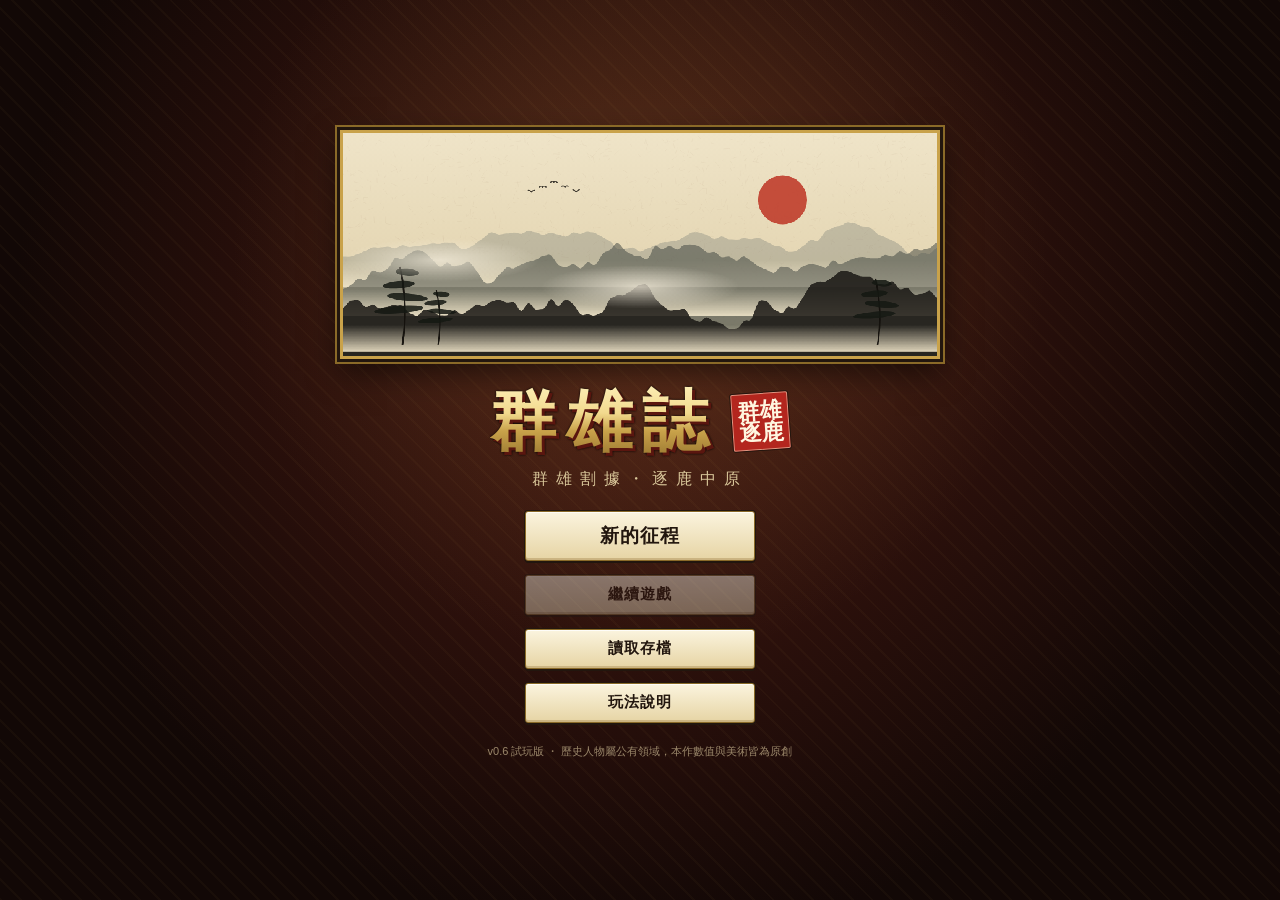
<file: index.html>
<!DOCTYPE html>
<html lang="zh-Hant">
<head>
<meta charset="utf-8">
<meta name="viewport" content="width=device-width, initial-scale=1, viewport-fit=cover, user-scalable=no">
<meta name="theme-color" content="#2b2118">
<meta name="description" content="群雄誌：網頁版水墨風三國群雄策略遊戲">
<title>群雄誌</title>
<link rel="icon" href="data:image/svg+xml,%3Csvg xmlns='http://www.w3.org/2000/svg' viewBox='0 0 16 16' shape-rendering='crispEdges'%3E%3Crect width='16' height='16' fill='%232b2118'/%3E%3Crect x='3' y='3' width='10' height='10' fill='%23b8322a'/%3E%3Crect x='5' y='5' width='6' height='6' fill='%23e8d9b0'/%3E%3C/svg%3E">
<link rel="stylesheet" href="css/style.css">
</head>
<body>
<div id="app">
  <!-- 標題 -->
  <section id="screen-title" class="screen active">
    <div class="title-box">
      <canvas id="title-art" width="960" height="360"></canvas>
      <div class="title-row"><h1 class="game-title">群雄誌</h1><span class="seal title-seal">群雄<br>逐鹿</span></div>
      <p class="subtitle">群雄割據・逐鹿中原</p>
      <div class="menu">
        <button class="btn big" data-act="new">新的征程</button>
        <button class="btn" data-act="continue" id="btn-continue">繼續遊戲</button>
        <button class="btn" data-act="load">讀取存檔</button>
        <button class="btn" data-act="help">玩法說明</button>
      </div>
      <p class="tiny">v0.6 試玩版 ・ 歷史人物屬公有領域，本作數值與美術皆為原創</p>
    </div>
  </section>

  <!-- 選擇勢力 -->
  <section id="screen-select" class="screen">
    <header class="sel-head"><button class="btn small" data-act="back">返回</button><h2 id="sel-title">西元 190 年・選擇君主</h2></header>
    <div id="scn-list" class="scn-list"></div>
    <div id="sel-opts" class="sel-opts"></div>
    <div id="faction-list" class="faction-list"></div>
  </section>

  <!-- 主遊戲 -->
  <section id="screen-game" class="screen">
    <header id="topbar">
      <div class="tb-date" id="tb-date"></div>
      <div class="tb-fac" id="tb-fac"></div>
      <div class="tb-res"><span title="金"><i class="res">金</i><b id="tb-gold"></b></span><span title="糧"><i class="res">糧</i><b id="tb-food"></b></span><span title="軍令"><i class="res">令</i><b id="tb-orders"></b></span></div>
      <button class="btn small" id="btn-menu" aria-label="選單"><span class="lbl">選單</span><span class="ico">☰</span></button>
    </header>
    <div id="main">
      <div id="mapwrap">
        <canvas id="map" width="1280" height="720"></canvas>
        <div id="maplabels"></div>
        <div id="pickbar" class="mapui hidden"><span id="pick-title"></span><button class="btn small" data-mz="cancel">取消</button></div>
        <div id="followbar" class="mapui hidden"><span id="follow-title"></span><button class="btn small" data-mz="unfollow">✕</button></div>
        <div class="hudleft mapui"><div id="coalition-banner" class="hidden"></div><button class="btn small" id="intel-btn" data-mz="intel">軍情</button><div id="intel" class="hidden"></div></div>
        <div class="mapfx mapui"><button class="btn small" data-mz="follow" title="跟拍：鏡頭跟著下一支即將交戰的部隊">跟拍</button><button class="btn small" data-mz="night" title="晝夜切換">☾</button></div>
        <div class="mapctl mapui"><button class="btn" data-mz="in" aria-label="放大">＋</button><button class="btn" data-mz="out" aria-label="縮小">－</button><button class="btn" data-mz="home" aria-label="回到選取處">⌖</button></div>
        <div id="timeline" class="mapui"></div>
        <div id="maptip" class="hidden"></div>
      </div>
      <aside id="sheet"><div id="sheet-handle" role="button" aria-label="展開或收合資訊面板"><i></i><span id="sheet-hint"></span></div><div id="panel"></div></aside>
    </div>
    <nav id="bottombar">
      <button class="btn" data-act="generals">武將</button>
      <button class="btn" data-act="diplomacy">外交</button>
      <button class="btn" data-act="log">紀錄</button>
      <button class="btn" data-act="story">史冊</button>
      <button class="btn red" data-act="endturn" id="btn-end">結束本月 ▶</button>
    </nav>
  </section>

  <!-- 戰鬥 -->
  <section id="screen-battle" class="screen">
    <header class="battle-head">
      <div id="bt-title"></div>
      <div id="bt-round"></div>
    </header>
    <div id="bfscroll"><div id="bfwrap">
      <canvas id="bf" width="1488" height="888"></canvas>
      <div id="bf-overlay"></div>
    </div></div>
    <div id="bt-side"><div id="bt-info"></div><div id="bt-log"></div></div>
    <div id="bt-cmds"></div>
  </section>

  <div id="modal" class="hidden"><div class="modal-box" id="modal-box"></div></div>
  <div id="toast"></div>
</div>
<script type="module" src="js/main.js"></script>
</body>
</html>
</file>
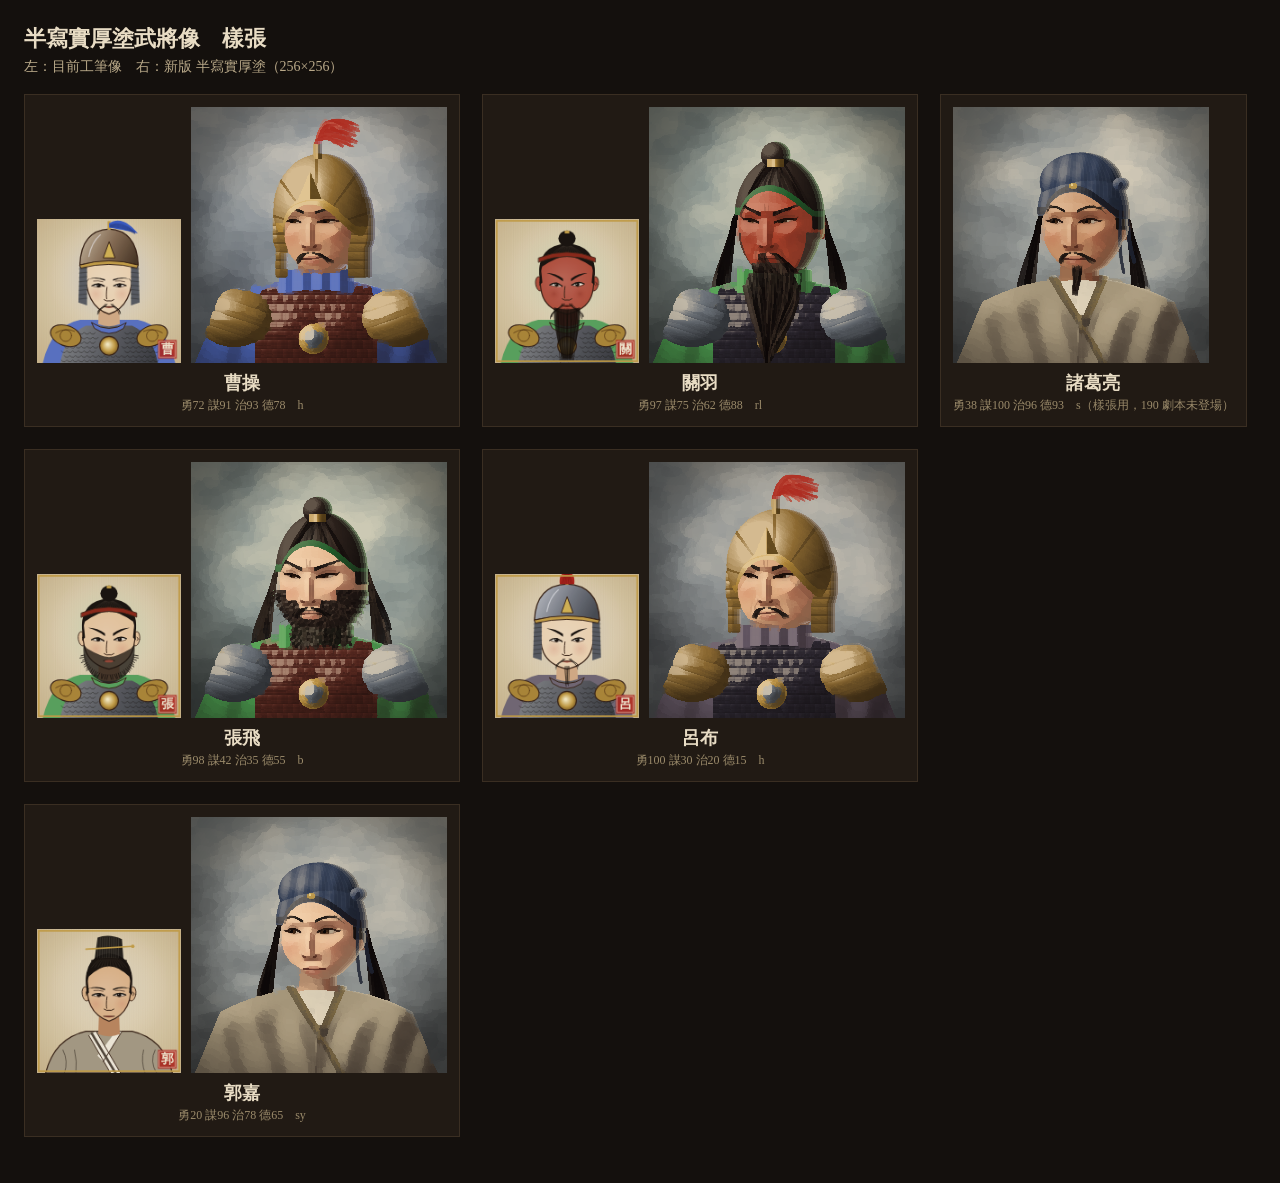
<file: portraits.html>
<!doctype html><html lang="zh-Hant"><head><meta charset="utf-8"><title>群雄誌｜像素厚塗武將像樣張</title>
<style>
body{background:#14100d;color:#e8dcc4;font-family:"Noto Serif TC",serif;margin:0;padding:24px}
h1{font-size:22px;margin:0 0 4px} p{margin:0 0 18px;color:#b8a888;font-size:14px}
.grid{display:flex;flex-wrap:wrap;gap:22px}
.card{background:#211a14;border:1px solid #3a2e22;padding:12px;text-align:center}
.card .pair{display:flex;gap:10px;align-items:flex-end}
.card canvas,.card img{width:256px;height:256px;display:block}
.card .old{width:144px;height:144px;image-rendering:auto;opacity:.95}
.card b{display:block;margin-top:8px;font-size:18px} .card span{font-size:12px;color:#9a8a6a}
.lbl{font-size:12px;color:#8a7a5a;margin-top:2px}
.small{display:flex;flex-wrap:wrap;gap:8px;margin-top:22px}
.small canvas{width:96px;height:96px;image-rendering:pixelated}
</style></head><body>
<h1>半寫實厚塗武將像　樣張</h1><p>左：目前工筆像　右：新版 半寫實厚塗（256×256）</p>
<div class="grid" id="grid"></div>
<div class="small" id="all"></div>
<script type="module">
import { GENERALS } from './js/data.js';
import { facColor, facDark } from './js/art.js';
import { drawPortrait } from './js/portrait.js';
import { drawPaintPortrait as drawPxPortrait } from './js/paintportrait.js';
const extra = { 諸葛亮: { id: 9001, name: '諸葛亮', faction: 'liu', str: 38, int: 100, pol: 95, cha: 92, pers: '忠義', look: 'sfw' } };
const names = (new URLSearchParams(location.search).get('n') || '曹操,關羽,諸葛亮,張飛,呂布,郭嘉').split(',');
const grid = document.getElementById('grid');
for (const n of names) {
  const g = GENERALS.find(x => x.name === n) || extra[n]; if (!g) continue;
  const col = facColor(g.faction), dk = facDark(g.faction);
  const d = document.createElement('div'); d.className = 'card';
  const pair = document.createElement('div'); pair.className = 'pair';
  if (!extra[n]) { const o = drawPortrait(g, col, dk); o.className = 'old'; pair.append(o); }
  pair.append(drawPxPortrait(g, col, dk));
  d.append(pair);
  d.insertAdjacentHTML('beforeend', `<b>${g.name}</b><span>勇${g.str} 謀${g.int} 治${g.pol} 德${g.cha}　${g.look || ''}${extra[n] ? '（樣張用，190 劇本未登場）' : ''}</span>`);
  grid.append(d);
}
if (location.search.includes('all')) { const a = document.getElementById('all'); for (const g of GENERALS) a.append(drawPxPortrait(g, facColor(g.faction), facDark(g.faction))); }
document.title += ' ✓';
</script></body></html>
</file>
<file: css/style.css>
/* 像素群雄誌・視覺系統：漆木、鎏金、宣紙、朱印 */
:root {
  --ink: #22160e;
  --ink2: #4a3826;
  --lacquer: #3a1410;
  --lacquer2: #5c2018;
  --lacquer3: #7a2c1e;
  --gold: #c9a24a;
  --gold-hi: #f2da8e;
  --gold-lo: #8a6a28;
  --paper: #efe3c2;
  --paper2: #f7efd8;
  --paper3: #d9c79a;
  --cinnabar: #b3261e;
  --jade: #3d7a5a;
  --red: var(--cinnabar);
  --green: #4a8a4e;
  --serif: "Noto Serif TC", "Songti TC", "STSong", "PMingLiU", "MingLiU", "Source Han Serif TC", serif;
  --font: "Noto Sans TC", "PingFang TC", "Microsoft JhengHei", "Heiti TC", sans-serif;
  --paper-tex:
    radial-gradient(ellipse at 30% 20%, rgba(255,255,255,.35), transparent 60%),
    radial-gradient(ellipse at 80% 90%, rgba(120,80,30,.12), transparent 55%),
    repeating-linear-gradient(97deg, rgba(120,90,40,.035) 0 2px, transparent 2px 7px),
    repeating-linear-gradient(7deg, rgba(120,90,40,.03) 0 1px, transparent 1px 5px);
  --wood:
    repeating-linear-gradient(90deg, rgba(0,0,0,.08) 0 1px, transparent 1px 9px),
    linear-gradient(180deg, #5c2018 0%, #3a1410 55%, #2a0e0a 100%);
}
* { box-sizing: border-box; -webkit-tap-highlight-color: transparent; }
html, body { margin: 0; height: 100%; background: #120806; color: var(--ink); font-family: var(--font); overscroll-behavior: none; }
body { -webkit-user-select: none; user-select: none; touch-action: manipulation; }
canvas { image-rendering: pixelated; image-rendering: crisp-edges; display: block; }
img.px { image-rendering: auto; }
#bf, #map { image-rendering: auto; }
.hidden { display: none !important; }

#app { height: 100dvh; width: 100%; max-width: 1440px; margin: 0 auto; position: relative; overflow: hidden; background: #120806; }
.screen { display: none; height: 100%; flex-direction: column; }
.screen.active { display: flex; }

/* ---------- 共用框 ---------- */
.frame, .pixbox {
  background: var(--paper-tex), var(--paper);
  border: 2px solid var(--gold);
  box-shadow: 0 0 0 2px var(--ink), inset 0 0 0 2px var(--ink), inset 0 0 0 4px rgba(201,162,74,.45), 0 6px 14px rgba(0,0,0,.45);
}
.seal {
  display: inline-flex; align-items: center; justify-content: center; font-family: var(--serif); font-weight: 900;
  width: 1.5em; height: 1.5em; line-height: 1; color: #fff6e0; background: var(--cinnabar); border-radius: 2px;
  box-shadow: inset 0 0 0 1px rgba(255,240,210,.55), 0 0 0 1px var(--ink);
}

/* ---------- 按鈕：漆木牌 ---------- */
.btn {
  font-family: var(--serif); font-weight: 700; font-size: 15px; letter-spacing: 1px; color: var(--ink);
  background: linear-gradient(180deg, #fbf4de, #e6d4a4); border: 1px solid var(--gold-lo);
  padding: 8px 14px; min-height: 40px; cursor: pointer; position: relative; margin: 3px; border-radius: 3px;
  box-shadow: 0 0 0 1px var(--ink), inset 0 1px 0 rgba(255,255,255,.8), inset 0 -2px 0 rgba(120,80,20,.25), 0 2px 0 var(--ink);
}
.btn:hover:not(:disabled) { filter: brightness(1.06); }
.btn:active:not(:disabled) { transform: translateY(2px); box-shadow: 0 0 0 1px var(--ink), inset 0 2px 3px rgba(0,0,0,.25); }
.btn:disabled { opacity: .42; cursor: default; filter: grayscale(.4); }
.btn.red {
  color: var(--gold-hi); background: linear-gradient(180deg, #8c2a1e, #5a160f); border-color: var(--gold);
  text-shadow: 0 1px 0 #000; box-shadow: 0 0 0 1px var(--ink), inset 0 1px 0 rgba(255,200,150,.35), inset 0 0 0 2px rgba(201,162,74,.25), 0 2px 0 var(--ink);
}
.btn.gold { background: linear-gradient(180deg, var(--gold-hi), var(--gold)); color: var(--ink); }
.btn.small { font-size: 13px; padding: 4px 9px; min-height: 32px; }
.btn.big { font-size: 19px; padding: 11px 22px; }
.btn.sel { background: linear-gradient(180deg, var(--gold-hi), var(--gold)); }

/* ---------- 標題 ---------- */
#screen-title {
  align-items: center; justify-content: center;
  background:
    radial-gradient(circle at 50% 28%, rgba(201,162,74,.18), transparent 45%),
    repeating-linear-gradient(45deg, rgba(201,162,74,.04) 0 2px, transparent 2px 14px),
    radial-gradient(circle at 50% 35%, #4a1a12, #120806 72%);
}
.title-box { width: min(600px, 94vw); text-align: center; }
#title-art { width: 100%; height: auto; border: 3px solid var(--gold); box-shadow: 0 0 0 3px var(--ink), 0 0 0 5px var(--gold-lo), 0 12px 30px rgba(0,0,0,.6); }
.title-row { display: flex; align-items: center; justify-content: center; gap: 14px; margin: 18px 0 2px; }
.game-title {
  font-family: var(--serif); font-weight: 900; font-size: clamp(38px, 10vw, 66px); margin: 0; letter-spacing: 10px;
  background: linear-gradient(180deg, #fff3c0 0%, #f2da8e 40%, #c9a24a 60%, #8a6a28 100%); -webkit-background-clip: text; background-clip: text; color: transparent;
  filter: drop-shadow(3px 3px 0 #5a160f) drop-shadow(0 0 1px #000);
}
.title-seal { font-size: clamp(16px, 3.6vw, 22px); width: 2.6em; height: 2.6em; flex-wrap: wrap; letter-spacing: 0; transform: rotate(-4deg); }
.subtitle { color: var(--paper3); letter-spacing: 8px; margin: 2px 0 18px; font-family: var(--serif); }
.menu { display: flex; flex-direction: column; align-items: center; gap: 8px; }
.menu .btn { width: 230px; }
.tiny { color: #9a876a; font-size: 11px; margin-top: 18px; }

/* ---------- 選擇勢力 ---------- */
#screen-select { background: radial-gradient(circle at 50% 0%, #4a1a12, #120806 70%); }
.sel-head { display: flex; align-items: center; gap: 12px; padding: 12px 14px; color: var(--gold-hi); background: var(--wood); border-bottom: 2px solid var(--gold); }
.sel-head h2 { margin: 0; font-size: 20px; font-family: var(--serif); letter-spacing: 3px; }
.faction-list { flex: 1; min-height: 0; overflow-y: auto; display: grid; grid-auto-rows: max-content; grid-template-columns: repeat(auto-fill, minmax(280px, 1fr)); gap: 16px; padding: 16px; align-content: start; }
.fcard { display: flex; gap: 12px; padding: 12px; cursor: pointer; text-align: left; transition: transform .12s; position: relative; overflow: hidden; }
.fcard::before { content: ""; position: absolute; left: 0; top: 0; bottom: 0; width: 6px; background: var(--fc, var(--gold)); }
.fcard:hover { transform: translateY(-2px); }
.fcard img { width: 72px; height: 72px; flex: none; border: 2px solid var(--gold); box-shadow: 0 0 0 1px var(--ink); }
.fcard h3 { margin: 0 0 4px; font-size: 20px; display: flex; align-items: center; gap: 6px; font-family: var(--serif); }
.fcard .sw { width: 12px; height: 12px; display: inline-block; box-shadow: 0 0 0 1px var(--ink); }
.fcard p { margin: 2px 0; font-size: 13px; }
.diff { font-size: 11px; padding: 2px 6px; background: var(--ink); color: var(--gold-hi); font-family: var(--font); letter-spacing: 1px; }

/* ---------- 主畫面 ---------- */
#screen-game { background: #120806; }
#topbar {
  display: flex; align-items: center; gap: 10px; padding: 6px 10px; background: var(--wood); color: var(--paper);
  font-size: 14px; flex-wrap: wrap; border-bottom: 2px solid var(--gold); box-shadow: 0 2px 0 var(--ink); position: relative; z-index: 3;
}
.tb-date { font-family: var(--serif); font-weight: 900; color: var(--gold-hi); font-size: 17px; letter-spacing: 2px; }
.tb-fac { display: flex; align-items: center; gap: 6px; }
.tb-res { display: flex; gap: 6px; margin-left: auto; }
.tb-res span { background: rgba(0,0,0,.35); border: 1px solid var(--gold-lo); padding: 2px 8px; border-radius: 10px; white-space: nowrap; }
#topbar b { color: var(--gold-hi); margin-left: 3px; }
#main { flex: 1; display: flex; flex-direction: column; overflow: hidden; min-height: 0; }
#mapwrap { position: relative; width: 100%; flex: 1; min-height: 0; overflow: hidden; touch-action: none; cursor: grab; user-select: none; -webkit-user-select: none; background: #d9caa4; border-bottom: 2px solid var(--gold); box-shadow: inset 0 0 0 2px var(--ink); }
#mapwrap:active { cursor: grabbing; }
#map { position: absolute; inset: 0; width: 100%; height: 100%; }
#maplabels { position: absolute; inset: 0; pointer-events: none; overflow: hidden; }
.alabel { position: absolute; transform: translate(-50%, -100%); font-size: 10px; line-height: 1; padding: 1px 4px; white-space: nowrap; background: rgba(30,20,12,.78); color: #f3e6c4; border-radius: 1px; font-family: var(--serif); }
.alabel.mine { background: rgba(140,32,24,.85); }
.mapctl { position: absolute; right: 8px; bottom: 8px; display: flex; flex-direction: column; gap: 5px; z-index: 3; }
.mapctl .btn { width: 36px; height: 36px; padding: 0; font-size: 18px; line-height: 1; }
#pickbar { position: absolute; left: 50%; top: 8px; transform: translateX(-50%); z-index: 4; display: flex; gap: 8px; align-items: center; white-space: nowrap;
  background: linear-gradient(180deg, #8c2a1e, #5a160f); color: var(--gold-hi); padding: 5px 6px 5px 12px; border: 1px solid var(--gold); box-shadow: 0 0 0 1px var(--ink), 0 2px 6px rgba(0,0,0,.4); font-family: var(--serif); font-size: 14px; }
#pickbar.hidden { display: none; }
.clabel.pick { border-color: var(--cinnabar); background: #fff3dc; }
.clabel.k-pass, .clabel.k-port { font-size: 10px; padding: 1px 4px; background: rgba(236,226,200,.82); font-weight: 600; }
body.marching #panel { opacity: .75; }
.clabel {
  position: absolute; transform: translate(-50%, 0); font-size: 11px; line-height: 1; padding: 2px 5px 2px 2px; white-space: nowrap;
  background: rgba(246,238,218,.9); color: var(--ink); border: 1px solid rgba(40,28,18,.55); border-radius: 1px;
  font-family: var(--serif); font-weight: 700; z-index: 2; display: flex; align-items: center; gap: 3px; box-shadow: 0 1px 2px rgba(40,20,10,.35);
}
.clabel i { font-style: normal; display: inline-flex; width: 1.25em; height: 1.25em; align-items: center; justify-content: center; font-size: .85em; color: #fff; border-radius: 1px; box-shadow: inset 0 0 0 1px rgba(255,240,210,.35); }
.clabel.mine { border-color: var(--cinnabar); box-shadow: 0 0 0 1px rgba(179,38,30,.5), 0 1px 2px rgba(40,20,10,.35); }
.clabel.sel { background: #fff8e4; outline: 2px solid var(--cinnabar); outline-offset: 1px; }
#coalition-banner {
  align-self: flex-start; background: linear-gradient(180deg, #8c2a1e, #5a160f); color: var(--gold-hi); font-size: 12px; padding: 4px 9px;
  border: 1px solid var(--gold); box-shadow: 0 0 0 1px var(--ink); font-family: var(--serif); letter-spacing: 1px;
}
#panel { flex: 1; overflow-y: auto; padding: 12px; background: var(--paper-tex), var(--paper); min-height: 0; border-left: 2px solid var(--gold); box-shadow: inset 2px 0 0 var(--ink); }
#bottombar { display: flex; gap: 4px; padding: 6px 6px calc(6px + env(safe-area-inset-bottom)); background: var(--wood); border-top: 2px solid var(--gold); }
#bottombar .btn { flex: 1; padding: 8px 4px; }
#bottombar .btn.red { flex: 1.6; }

@media (orientation: landscape) and (min-width: 700px) {
  #main { flex-direction: row; }
  #mapwrap { flex: 1; width: auto; height: auto; align-self: stretch; border-bottom: 0; }
  #sheet { width: 320px; flex: none; display: flex; flex-direction: column; min-height: 0; }
  #sheet-handle { display: none; }
}
#btn-menu .ico { display: none; }

/* ---------- 面板 ---------- */
.ph { display: flex; align-items: center; gap: 8px; margin-bottom: 8px; flex-wrap: wrap; padding-bottom: 6px; border-bottom: 2px solid var(--ink); position: relative; }
.ph::after { content: ""; position: absolute; left: 0; right: 0; bottom: -5px; height: 1px; background: var(--gold); }
.ph h2 { margin: 0; font-size: 24px; font-family: var(--serif); letter-spacing: 3px; }
.tag { font-size: 12px; padding: 2px 7px; color: #fff; border-radius: 2px; box-shadow: 0 0 0 1px var(--ink); font-family: var(--serif); font-weight: 700; }
.stats { display: grid; grid-template-columns: auto 1fr auto; gap: 5px 8px; font-size: 13px; align-items: center; margin: 8px 0; }
.stats > span:nth-child(3n+1) { font-family: var(--serif); font-weight: 700; }
.bar { height: 9px; background: #cdbb8c; box-shadow: 0 0 0 1px var(--ink), inset 0 1px 2px rgba(0,0,0,.25); position: relative; border-radius: 1px; }
.bar > i { position: absolute; left: 0; top: 0; bottom: 0; background: linear-gradient(180deg, #7ab86a, #3d7a3e); }
.bar.red > i { background: linear-gradient(180deg, #e0604a, #9a2018); }
.bar.gold > i { background: linear-gradient(180deg, #f2da8e, #b08a30); }
.bar.blue > i { background: linear-gradient(180deg, #6a8ad8, #2f4a9a); }
.sec { margin: 14px 0 6px; font-size: 15px; font-weight: 900; font-family: var(--serif); letter-spacing: 2px; display: flex; align-items: center; gap: 6px; }
.sec::before { content: ""; width: 8px; height: 8px; background: var(--cinnabar); transform: rotate(45deg); box-shadow: 0 0 0 1px var(--ink); }
.sec::after { content: ""; flex: 1; height: 1px; background: linear-gradient(90deg, var(--ink2), transparent); }
.glist { display: flex; flex-direction: column; gap: 5px; }
.grow {
  display: flex; align-items: center; gap: 8px; padding: 4px; background: linear-gradient(90deg, var(--paper2), rgba(247,239,216,.6));
  border: 1px solid var(--paper3); font-size: 13px; cursor: pointer; border-radius: 2px;
}
.grow:hover { border-color: var(--gold); }
.grow img { width: 40px; height: 40px; border: 1px solid var(--gold-lo); box-shadow: 0 0 0 1px var(--ink); }
.grow .nm { font-weight: 900; min-width: 3.5em; font-family: var(--serif); font-size: 14px; }
.grow .st { display: flex; gap: 6px; flex-wrap: wrap; color: var(--ink2); }
.grow .done { margin-left: auto; font-size: 11px; color: #8a7a5a; }
.grow.sel { background: linear-gradient(90deg, var(--gold-hi), #f6e6b0); border-color: var(--gold-lo); }
.grow.dis { opacity: .5; }
.actions { display: grid; grid-template-columns: repeat(3, 1fr); gap: 2px; margin-top: 8px; }
.actions .btn { font-size: 15px; padding: 7px 2px; }
.muted { color: #7a6a4a; font-size: 12px; }
.note { font-size: 13px; line-height: 1.55; background: rgba(255,250,235,.7); padding: 8px 10px; margin: 8px 0; border-left: 3px solid var(--cinnabar); box-shadow: 0 0 0 1px var(--paper3); }

/* ---------- 對話框：卷軸 ---------- */
#modal { position: absolute; inset: 0; background: rgba(10,4,2,.66); display: flex; align-items: center; justify-content: center; z-index: 50; padding: 12px; backdrop-filter: blur(1.5px); }
.modal-box {
  width: min(580px, 100%); max-height: 92%; overflow-y: auto; padding: 18px 16px 14px; position: relative;
  background: var(--paper-tex), var(--paper);
  border: 2px solid var(--gold);
  box-shadow: 0 0 0 3px var(--ink), 0 0 0 7px var(--lacquer2), 0 0 0 8px var(--gold-lo), inset 0 0 0 2px var(--ink), inset 0 0 30px rgba(140,100,40,.18), 0 20px 40px rgba(0,0,0,.6);
  animation: scroll-in .22s ease-out;
}
@keyframes scroll-in { from { transform: scaleY(.86); opacity: 0; } }
.modal-box h3 { margin: 0 0 10px; font-size: 21px; font-family: var(--serif); letter-spacing: 3px; padding-bottom: 6px; border-bottom: 2px solid var(--ink); }
.modal-box .row { display: flex; gap: 6px; flex-wrap: wrap; align-items: center; margin: 6px 0; }
.modal-box .foot { display: flex; justify-content: flex-end; flex-wrap: wrap; gap: 4px; margin-top: 12px; }
.modal-box select, .modal-box input[type=range] { font-family: var(--font); font-size: 14px; accent-color: var(--cinnabar); }
.close-x { position: absolute; right: 8px; top: 8px; z-index: 2; }
.logline { font-size: 13px; padding: 4px 0; border-bottom: 1px dashed var(--paper3); }
.logline.big { color: var(--cinnabar); font-weight: bold; }
.logline.warn { color: #8a5a10; }
.logline .t { color: #8a7a5a; font-size: 11px; margin-right: 4px; }
.unitcfg { display: grid; grid-template-columns: 44px 1fr; gap: 8px; padding: 6px; background: rgba(255,250,235,.75); margin: 4px 0; border: 1px solid var(--gold-lo); }
.unitcfg img { width: 44px; height: 44px; border: 1px solid var(--gold-lo); }
.seg { display: inline-flex; }
.seg .btn { margin: 2px; padding: 4px 8px; min-height: 30px; font-size: 13px; }
.dtable { width: 100%; border-collapse: collapse; font-size: 14px; }
.dtable td, .dtable th { padding: 5px; border-bottom: 1px dashed var(--paper3); text-align: left; }
.dtable th { font-family: var(--serif); }
.captive { display: flex; gap: 12px; align-items: center; }
.captive img { width: 72px; height: 72px; border: 2px solid var(--gold); box-shadow: 0 0 0 1px var(--ink); }

#toast { position: absolute; left: 50%; bottom: 84px; transform: translateX(-50%); z-index: 80; display: flex; flex-direction: column; gap: 4px; pointer-events: none; width: min(92%, 480px); }
.toast { background: linear-gradient(180deg, rgba(58,20,16,.97), rgba(30,10,8,.97)); color: var(--paper2); padding: 9px 14px; font-size: 14px; border: 1px solid var(--gold); box-shadow: 0 0 0 1px var(--ink), 0 6px 14px rgba(0,0,0,.5); animation: tin .2s ease-out; }
@keyframes tin { from { transform: translateY(8px); opacity: 0; } }

/* ---------- 戰鬥 ---------- */
#screen-battle { background: #120806; color: var(--paper); }
.battle-head { display: flex; justify-content: space-between; padding: 7px 12px; background: var(--wood); font-size: 16px; font-family: var(--serif); font-weight: 700; border-bottom: 2px solid var(--gold); color: var(--paper2); letter-spacing: 1px; }
#bt-round { color: var(--gold-hi); }
#bfscroll { flex: none; overflow-x: auto; overflow-y: hidden; background: #2a2218; -webkit-overflow-scrolling: touch; scrollbar-width: thin; }
#bfwrap { position: relative; width: 100%; aspect-ratio: 744 / 444; box-shadow: inset 0 0 0 2px var(--ink); }
#bf { width: 100%; height: 100%; display: block; cursor: pointer; touch-action: manipulation; }
#bf-overlay { position: absolute; inset: 0; pointer-events: none; overflow: hidden; }
.dmg { position: absolute; color: #fff; font-weight: 900; font-family: var(--serif); font-size: clamp(13px, 2.4vw, 20px); text-shadow: 2px 2px 0 #5a160f, -1px -1px 0 #000; animation: up 1s ease-out forwards; white-space: nowrap; }
.dmg.fail { color: #dfe8ee; text-shadow: 2px 2px 0 #23323e, -1px -1px 0 #000; }
.dmg.info { color: var(--gold-hi); text-shadow: 2px 2px 0 #3a1410, -1px -1px 0 #000; }
@keyframes up { to { transform: translateY(-30px); opacity: 0; } }
.banner {
  position: absolute; left: 0; right: 0; top: 40%; text-align: center; font-family: var(--serif); font-weight: 900; font-size: clamp(20px, 4.4vw, 38px); letter-spacing: 8px;
  color: #f8f0dc; text-shadow: 2px 2px 0 #000; animation: bn 1.2s ease-out forwards;
  background: linear-gradient(90deg, transparent, rgba(20,14,10,.82) 22%, rgba(20,14,10,.82) 78%, transparent); padding: 6px 0;
  border-top: 1px solid rgba(201,162,74,.5); border-bottom: 1px solid rgba(201,162,74,.5);
}
@keyframes bn { 0% { transform: scaleX(1.4); opacity: 0; } 18% { transform: scaleX(1); opacity: 1; } 80% { opacity: 1; } 100% { opacity: 0; } }
#bt-side { flex: 1; display: flex; flex-direction: column; min-height: 0; overflow: hidden; }
#bt-info { padding: 6px 8px; background: var(--paper-tex), var(--paper); color: var(--ink); border-bottom: 2px solid var(--gold); }
.bt-sum { display: flex; justify-content: center; gap: 10px; font-family: var(--serif); font-size: 14px; padding-bottom: 4px; border-bottom: 1px dashed var(--paper3); margin-bottom: 5px; }
.bt-sum b { color: var(--cinnabar); }
.vsdot { color: #8a7a5a; }
.uinfo { display: grid; grid-template-columns: 52px 1fr; gap: 8px; align-items: center; }
.uinfo img, .uinfo .noface { width: 52px; height: 52px; border: 2px solid var(--gold); box-shadow: 0 0 0 1px var(--ink); border-radius: 50%; object-fit: cover; }
.uinfo.enemy img, .uinfo.enemy .noface { border-color: #4a6070; }
.uinfo .noface { display: flex; align-items: center; justify-content: center; font-family: var(--serif); font-weight: 900; font-size: 26px; background: var(--paper2); }
.uinfo .un { display: flex; align-items: center; gap: 5px; font-family: var(--serif); font-size: 16px; flex-wrap: wrap; }
.seal.sm { width: 1.3em; height: 1.3em; font-size: 12px; }
.ubars { display: grid; grid-template-columns: 1.4em 1fr 3.4em; gap: 2px 5px; align-items: center; font-size: 12px; margin: 3px 0; }
.ubars em { font-style: normal; text-align: right; font-variant-numeric: tabular-nums; }
.ubtns { display: flex; flex-wrap: wrap; gap: 2px; margin-top: 4px; }
.ubtns .btn { flex: 1; min-width: 56px; font-size: 14px; padding: 5px 4px; min-height: 34px; }
.hint { padding: 3px 0; }
.tacs > div { padding: 4px 0; border-bottom: 1px dashed var(--paper3); font-size: 13px; }
.tacs > div.dis { opacity: .45; }
.tacs .muted { display: block; }
#bt-log { flex: 1; overflow-y: auto; padding: 4px 12px; font-size: 13px; color: var(--paper3); min-height: 40px; }
#bt-log div:first-child { color: var(--gold-hi); }
#bt-cmds { display: flex; flex-wrap: wrap; gap: 4px; padding: 6px 6px calc(6px + env(safe-area-inset-bottom)); background: var(--wood); border-top: 2px solid var(--gold); }
#bt-cmds .btn { flex: 1; min-width: 70px; }
.btn.pulse { animation: pulse 1s ease-in-out infinite; }
@keyframes pulse { 50% { filter: brightness(1.35); box-shadow: 0 0 0 1px var(--ink), 0 0 12px rgba(242,218,142,.8); } }

@media (max-width: 699px) {
  #bfwrap { width: max(100%, 700px); }
  #bt-cmds .btn { min-width: 0; font-size: 14px; white-space: nowrap; padding: 8px 4px; }
  #bt-cmds .btn.big { flex: 1.4; font-size: 15px; }
}
@media (orientation: landscape) and (min-width: 700px) {
  #screen-battle { display: none; }
  #screen-battle.active { display: grid; grid-template-columns: minmax(0, 1fr) 300px; grid-template-rows: auto minmax(0, 1fr) auto; }
  .battle-head { grid-column: 1 / 3; }
  #bfscroll { grid-column: 1; grid-row: 2; overflow: hidden; display: flex; justify-content: center; align-items: flex-start; background: #1a120c; }
  #bfwrap { width: 100%; max-width: calc((100dvh - 104px) * 744 / 444); }
  #bt-side { grid-column: 2; grid-row: 2; background: rgba(58,20,16,.4); border-left: 2px solid var(--gold); }
  #bt-cmds { grid-column: 1 / 3; }
}

/* 單挑 */
.duel { text-align: center; }
.duel .vs { display: flex; justify-content: space-around; align-items: center; }
.duel img { width: 96px; height: 96px; border: 2px solid var(--gold); box-shadow: 0 0 0 1px var(--ink); }
.duel .hp { width: 120px; margin: 4px auto; }
.duel .moves .btn { font-size: 22px; width: 84px; }
.duel img { border-radius: 50%; }
.vsx { font-size: 28px; color: var(--cinnabar); font-family: var(--serif); }
.help h4 { margin: 12px 0 4px; font-family: var(--serif); }
.help p, .help li { font-size: 14px; line-height: 1.6; }

.res { font-style: normal; font-family: var(--serif); font-weight: 900; font-size: 11px; display: inline-flex; width: 1.6em; height: 1.6em; align-items: center; justify-content: center;
  background: var(--cinnabar); color: #fff6e0; border-radius: 50%; box-shadow: inset 0 0 0 1px rgba(255,230,180,.5); vertical-align: middle; }

@media (max-width: 520px) {
  #topbar { gap: 6px; padding: 5px 6px; flex-wrap: nowrap; }
  .tb-date { font-size: 14px; letter-spacing: 0; white-space: nowrap; }
  .tb-fac .muted { display: none; }
  .tb-res { gap: 3px; }
  .tb-res span { padding: 1px 5px; font-size: 12px; }
  #btn-menu { padding: 3px 7px; min-height: 28px; margin: 0; }
}

/* ---------- v0.5 活的地圖：軍情看板、時間軸、跟拍、晝夜 ---------- */
#mapwrap.hovering { cursor: pointer; }
.hudleft { position: absolute; left: 8px; top: 8px; z-index: 4; display: flex; flex-direction: column; gap: 4px; align-items: flex-start; max-height: calc(100% - 50px); }
.hudleft > .btn { margin: 0; }
#intel-btn em { font-style: normal; background: var(--cinnabar); color: #fff; border-radius: 8px; padding: 0 5px; margin-left: 4px; font-size: 11px; animation: pulse 1.2s ease-in-out infinite; }
#intel {
  width: 300px; max-width: calc(100vw - 70px); min-height: 0; overflow: hidden; display: flex; flex-direction: column;
  background: linear-gradient(180deg, rgba(36,16,12,.92), rgba(20,10,8,.9)); color: var(--paper2); border: 1px solid var(--gold);
  box-shadow: 0 0 0 1px var(--ink), 0 6px 16px rgba(0,0,0,.45); padding: 6px 7px; font-size: 12px; backdrop-filter: blur(2px);
}
#intel .ih { display: flex; justify-content: space-between; align-items: baseline; font-family: var(--serif); color: var(--gold-hi); letter-spacing: 1px; margin: 2px 0 4px; }
#intel .ih .muted { color: #b8a47a; font-size: 11px; letter-spacing: 0; }
#intel .share { display: flex; height: 8px; box-shadow: 0 0 0 1px var(--ink); border: 1px solid rgba(201,162,74,.5); }
#intel .share i { display: block; min-width: 0; transition: flex .6s; }
#intel .slegend { display: flex; flex-wrap: wrap; gap: 2px 8px; margin: 3px 0 6px; color: #d8c8a0; font-size: 11px; }
#intel .slegend i { display: inline-block; width: 8px; height: 8px; margin-right: 3px; box-shadow: 0 0 0 1px var(--ink); vertical-align: -1px; }
#intel .ilist { overflow-y: auto; min-height: 0; max-height: 42vh; display: flex; flex-direction: column; gap: 2px; scrollbar-width: thin; }
.irow { display: grid; grid-template-columns: 18px 3.6em 1fr auto 2.2em 3.6em; gap: 4px; align-items: center; padding: 3px 4px; cursor: pointer; border-left: 2px solid transparent; background: rgba(255,240,210,.04); white-space: nowrap; }
.irow:hover, .irow.on { background: rgba(201,162,74,.22); }
.irow.threat { border-left-color: #e2341f; }
.irow.mine { border-left-color: #ff8a3c; }
.irow .fg { font-style: normal; width: 16px; height: 16px; display: inline-flex; align-items: center; justify-content: center; font-family: var(--serif); font-size: 10px; font-weight: 900; box-shadow: 0 0 0 1px var(--ink); }
.irow .nm { font-family: var(--serif); font-weight: 700; overflow: hidden; text-overflow: ellipsis; }
.irow .rt { overflow: hidden; text-overflow: ellipsis; color: #cbb98c; }
.irow .eta { text-align: right; color: #cbb98c; font-variant-numeric: tabular-nums; }
.irow .tr { text-align: right; font-variant-numeric: tabular-nums; color: var(--gold-hi); }
.irow .st, #maptip .st { font-size: 11px; padding: 1px 4px; border-radius: 2px; font-family: var(--serif); font-weight: 700; background: #5a4a36; color: #f3e6c4; }
.st-threat { background: #b3261e; color: #fff; animation: pulse 1.2s ease-in-out infinite; }
.st-attack { background: #c2621e; color: #fff; }
.st-muster { background: var(--gold); color: var(--ink); }
.st-water { background: #2f5a8a; color: #fff; }
.st-back { background: #3d7a5a; color: #fff; }
.st-idle { background: #6a6052; color: #e8dcc0; }
.mapfx { position: absolute; right: 8px; top: 8px; z-index: 4; display: flex; gap: 0; }
.mapfx .btn { margin: 0 0 0 5px; min-width: 36px; }
.mapctl { bottom: 40px; }
#followbar { position: absolute; left: 50%; top: 8px; transform: translateX(-50%); z-index: 4; display: flex; gap: 6px; align-items: center; white-space: nowrap;
  background: rgba(20,10,8,.88); color: var(--gold-hi); padding: 3px 4px 3px 10px; border: 1px solid var(--gold); box-shadow: 0 0 0 1px var(--ink); font-family: var(--serif); font-size: 13px; }
#followbar .btn { min-height: 26px; padding: 2px 7px; margin: 0; }
#followbar span::before { content: ""; display: inline-block; width: 7px; height: 7px; border-radius: 50%; background: #e2341f; margin-right: 6px; animation: pulse 1s infinite; vertical-align: 1px; }
#timeline { position: absolute; left: 8px; right: 8px; bottom: 6px; z-index: 3; display: flex; gap: 2px; align-items: stretch; height: 26px;
  background: rgba(20,10,8,.82); border: 1px solid var(--gold); box-shadow: 0 0 0 1px var(--ink); padding: 2px; }
#timeline .ty { color: var(--gold-hi); font-family: var(--serif); font-weight: 900; font-size: 12px; padding: 0 5px; display: flex; align-items: center; }
.tm { flex: 1; min-width: 0; position: relative; display: flex; align-items: center; justify-content: center; font-family: var(--serif); font-size: 11px; color: #a89670; cursor: pointer; background: rgba(255,240,210,.05); overflow: hidden; }
.tm span { position: relative; z-index: 1; }
.tm.past { color: #8a7a5a; background: rgba(0,0,0,.2); }
.tm.now { color: var(--ink); background: linear-gradient(180deg, var(--gold-hi), var(--gold)); font-weight: 900; box-shadow: 0 0 8px rgba(242,218,142,.6); }
.tm .prog { position: absolute; left: 0; top: 0; bottom: 0; background: linear-gradient(90deg, rgba(179,38,30,.75), rgba(255,138,60,.85)); transition: width .07s linear; }
.tm .bt { position: absolute; right: 1px; top: 0; font-size: 9px; color: #fff; background: #b3261e; border-radius: 6px; padding: 0 3px; line-height: 12px; z-index: 2; }
.tm .mk { position: absolute; bottom: 1px; width: 5px; height: 5px; border-radius: 50%; left: 50%; margin-left: -2px; text-decoration: none; }
.tm .mk.harvest { background: #e2b23a; }
.tm .mk.coal { background: #e2341f; margin-left: -8px; }
.tm .mk.truce { background: #6ab0e0; margin-left: 4px; }
#maptip { position: absolute; z-index: 6; pointer-events: none; background: rgba(20,10,8,.92); color: var(--paper2); border: 1px solid var(--gold); box-shadow: 0 0 0 1px var(--ink), 0 4px 10px rgba(0,0,0,.4); padding: 5px 8px; font-size: 12px; line-height: 1.6; max-width: 240px; }
#maptip b { font-family: var(--serif); font-size: 14px; color: var(--gold-hi); margin-right: 4px; }
#maptip .tag { font-size: 11px; padding: 1px 5px; }
#topbar b.up { animation: numup .7s ease-out; }
#topbar b.down { animation: numdown .7s ease-out; }
@keyframes numup { 0% { color: #9ae68a; text-shadow: 0 0 6px #9ae68a; } }
@keyframes numdown { 0% { color: #ff8a70; text-shadow: 0 0 6px #ff6a50; } }
@media (max-width: 699px) {
  #intel { max-width: calc(100vw - 30px); }
  #intel .ilist { max-height: 26vh; }
  .tm { font-size: 10px; }
  #followbar { top: 46px; font-size: 12px; }
}

/* 行軍路線地形條 */
.tbar { display: flex; height: 8px; margin: 6px 0 3px; border: 1px solid rgba(40,28,18,.6); border-radius: 1px; overflow: hidden; }
.tbar i { display: block; min-width: 2px; }
.tlegend { display: flex; flex-wrap: wrap; gap: 2px 10px; font-size: 12px; margin-bottom: 4px; }
.tlegend u { display: inline-block; width: 9px; height: 9px; margin-right: 3px; vertical-align: -1px; border-radius: 1px; }
/* ---------- 手機版版面：地圖優先，資訊面板改為可收合抽屜 ---------- */
@media not all and (orientation: landscape) and (min-width: 700px) {
  #sheet { flex: none; display: flex; flex-direction: column; min-height: 0; height: 25dvh; transition: height .18s ease-out;
    background: var(--paper-tex), var(--paper); border-top: 2px solid var(--gold); box-shadow: 0 -2px 0 var(--ink), 0 -6px 14px rgba(0,0,0,.35); position: relative; z-index: 5; }
  #sheet.s-min { height: 62px; }
  #sheet.s-full { height: 60dvh; }
  #sheet-handle { flex: none; height: 20px; display: flex; align-items: center; justify-content: center; cursor: pointer; touch-action: none; position: relative; }
  #sheet-handle i { width: 46px; height: 5px; border-radius: 3px; background: var(--ink2); opacity: .45; }
  #sheet-handle span { position: absolute; right: 10px; top: 3px; font-size: 11px; color: #7a6a4a; font-family: var(--serif); }
  #panel { flex: 1; padding: 0 10px 10px; border-left: 0; box-shadow: none; background: none; display: flex; flex-direction: column; }
  #panel > * { order: 2; flex: none; }
  #panel > .ph { order: 0; margin-bottom: 6px; padding-bottom: 4px; }
  #panel > .actions { order: 1; margin: 2px 0 6px; }
  #panel .actions { grid-template-columns: repeat(4, 1fr); }
  #panel .actions .btn { min-height: 34px; padding: 4px 2px; font-size: 14px; margin: 2px; }
  #panel .ph h2 { font-size: 19px; letter-spacing: 2px; }
  #sheet.s-min #panel { overflow: hidden; }
  #sheet.s-min #panel > .ph { cursor: pointer; }

  /* 頂部列與底部列壓縮 */
  #btn-menu .lbl { display: none; }
  #btn-menu .ico { display: inline; font-size: 16px; }
  #bottombar { padding: 4px 4px calc(4px + env(safe-area-inset-bottom)); gap: 2px; }
  #bottombar .btn { min-height: 36px; padding: 5px 2px; font-size: 14px; margin: 2px; }

  /* 地圖上的浮動控制：集中成一條右側細欄，左上只留軍情 */
  .hudleft { flex-direction: row; flex-wrap: wrap; align-items: center; left: 6px; top: 6px; max-width: calc(100% - 56px); }
  .hudleft > .btn { order: 0; }
  #coalition-banner { order: 1; align-self: center; font-size: 11px; padding: 3px 7px; letter-spacing: 0; }
  #coalition-banner .cb-tgt { display: none; }
  #intel { order: 2; flex-basis: 100%; }
  .hudleft .btn.small, .mapfx .btn, .mapctl .btn { min-height: 30px; }
  .hudleft .btn.small { padding: 2px 9px; font-size: 13px; }
  .mapfx { right: 6px; top: 6px; flex-direction: column; gap: 5px; }
  .mapfx .btn { margin: 0; width: 38px; min-width: 0; height: 32px; padding: 0; font-size: 12px; letter-spacing: 0; }
  .mapctl { right: 6px; bottom: 32px; }
  .mapctl [data-mz="in"], .mapctl [data-mz="out"] { display: none; }
  .mapctl .btn { margin: 0; width: 38px; height: 32px; font-size: 16px; }
  #timeline { left: 6px; right: 6px; bottom: 4px; height: 22px; padding: 1px; }
  #timeline .ty { font-size: 11px; padding: 0 3px; }
  #followbar, #pickbar { top: 44px; }
  #pickbar { font-size: 13px; }
  #toast { bottom: 60px; }
}

/* ---------- 開局選項 ---------- */
.scn-list { display: flex; flex-wrap: wrap; gap: 8px; padding: 12px 16px 0; align-items: stretch; }
.scn-list .scn { display: flex; flex-direction: column; align-items: flex-start; gap: 1px; padding: 6px 12px; cursor: pointer; font: inherit; color: var(--ink); text-align: left; min-width: 96px; }
.scn-list .scn b { font-family: var(--serif); font-size: 18px; color: var(--cinnabar); }
.scn-list .scn span { font-family: var(--serif); font-size: 15px; letter-spacing: 1px; }
.scn-list .scn small { font-size: 11px; opacity: .75; }
.scn-list .scn.on { background: var(--cinnabar); color: #fff; }
.scn-list .scn.on b { color: #ffe9a8; }
.scn-desc { flex-basis: 100%; margin: 2px 0 0; color: #e8dcc0; font-size: 13px; }
.sel-opts { display: flex; flex-wrap: wrap; gap: 6px 18px; padding: 8px 16px 0; align-items: center; color: var(--paper); font-size: 14px; }
.sel-opts .seg .btn.on { background: var(--cinnabar); color: #fff; }
.sel-opts .muted { color: #c8b890; }

/* ---------- 劇情畫面 ---------- */
.story-head { display: flex; align-items: baseline; gap: 8px; flex-wrap: wrap; border-bottom: 2px solid var(--ink); padding-bottom: 6px; margin-bottom: 10px; }
.story-head h3 { border: 0; margin: 0; padding: 0; font-size: 24px; letter-spacing: 4px; }
.story-head .yr { color: #7a6a4a; font-size: 13px; }
.sseal { display: inline-block; white-space: nowrap; flex: none; background: var(--cinnabar); color: #fff; font-size: 11px; padding: 1px 5px; letter-spacing: 1px; box-shadow: 0 0 0 1px #5a1a10; font-family: var(--serif); }
.sseal.z { background: #3a5a6a; box-shadow: 0 0 0 1px #1a2a34; }
.sseal.b { background: #6a4a2a; box-shadow: 0 0 0 1px #2a1a0a; }
.sseal.hist { background: var(--gold-lo, #8a6a20); }
.sline { display: flex; gap: 10px; align-items: flex-start; margin: 8px 0; animation: sline-in .35s ease-out; }
@keyframes sline-in { from { opacity: 0; transform: translateY(6px); } }
.sline img { width: 52px; height: 52px; flex: none; border: 2px solid var(--gold); box-shadow: 0 0 0 1px var(--ink); }
.sline .who { font-weight: bold; font-family: var(--serif); font-size: 14px; }
.sline .tx { font-size: 15px; line-height: 1.6; }
.sline.narr .tx { font-style: normal; color: #4a3a22; padding: 4px 8px; border-left: 3px double var(--gold-lo, #8a6a20); }
.schoice { display: block; width: 100%; text-align: left; margin: 6px 0; padding: 8px 10px; min-height: 0; }
.schoice b { font-size: 16px; }
.schoice .d { display: block; font-size: 12px; font-weight: normal; opacity: .85; margin-top: 2px; }
.sres { font-size: 15px; line-height: 1.6; padding: 10px; background: rgba(255,250,235,.8); border: 1px solid var(--gold-lo, #8a6a20); }
.chron .ch { font-family: var(--serif); font-size: 17px; margin: 12px 0 4px; border-bottom: 1px solid var(--paper3); }
.chron .it { display: flex; gap: 6px; align-items: baseline; font-size: 13px; padding: 3px 0; }
.chron .it.locked { color: #a89a7a; }
.chron .it .t { color: #8a7a5a; font-size: 11px; flex: none; }
.logline.story { color: #3a5a6a; }
.duel .pseudo { display: flex; gap: 2px; justify-content: center; }
.duel .pseudo img { width: 56px; height: 56px; }
</file>
